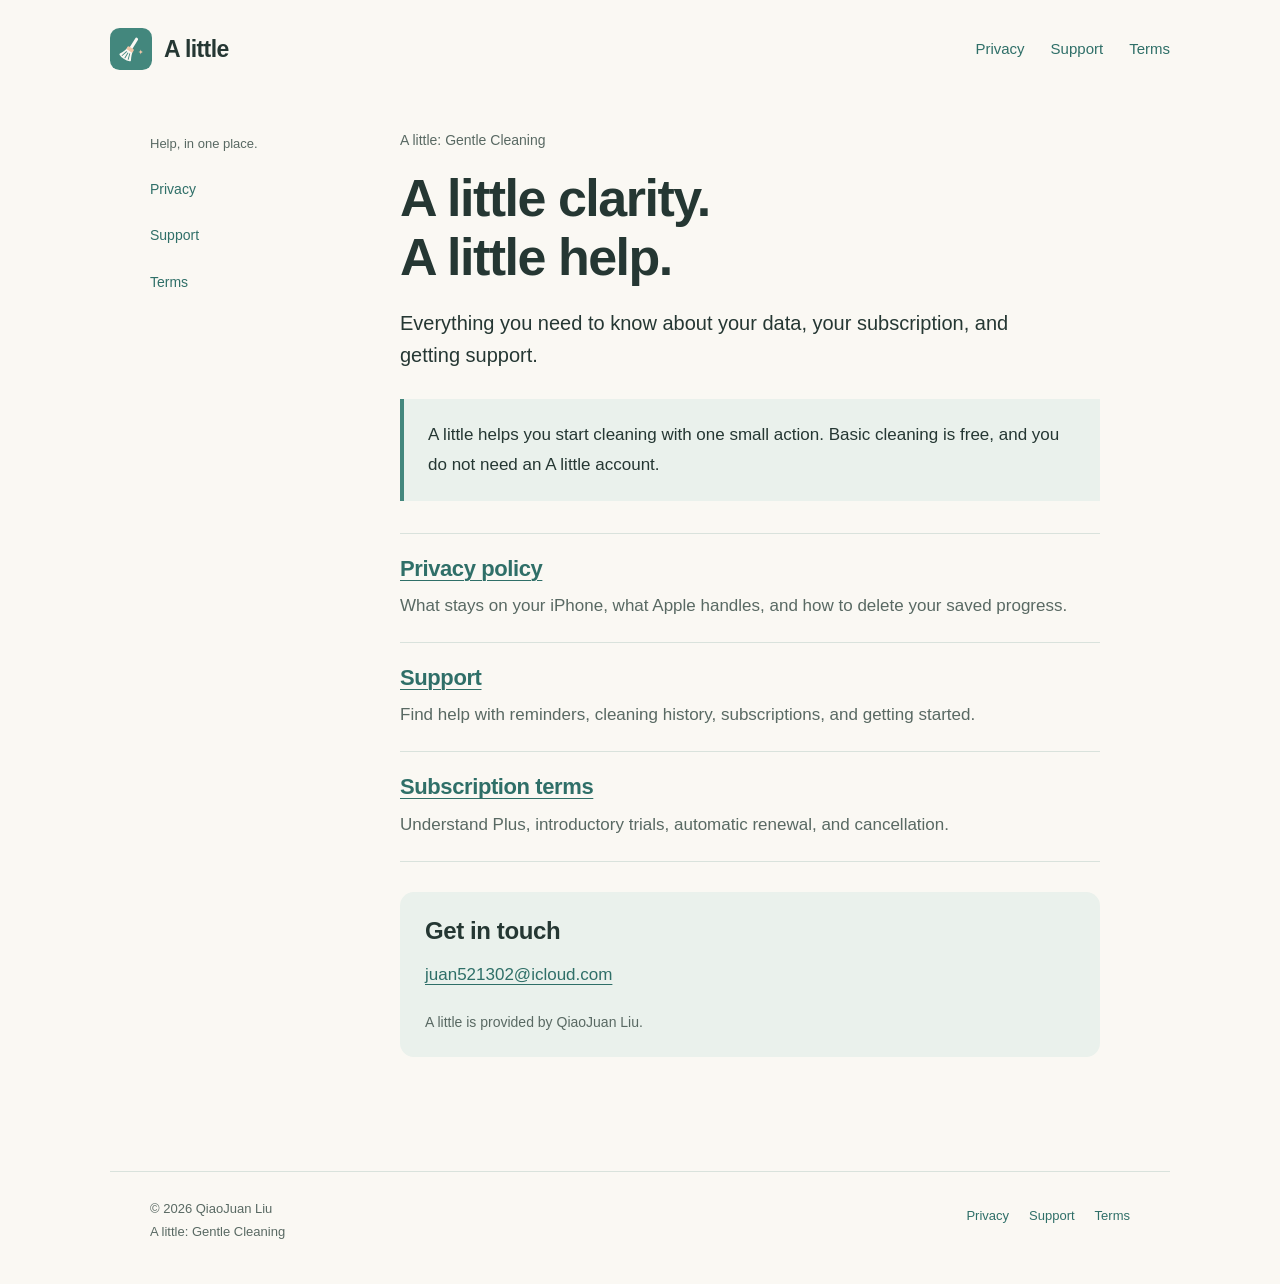
<file: index.html>
<!doctype html>
<html lang="en"><head><meta charset="utf-8"><meta name="viewport" content="width=device-width,initial-scale=1"><meta name="description" content="Privacy, support, and subscription information for A little: Gentle Cleaning."><meta name="referrer" content="no-referrer"><link rel="canonical" href="https://anmosrlend.github.io/alittle-support/"><title>Help & privacy — A little</title><link rel="icon" type="image/svg+xml" href="./assets/icon.svg"><link rel="stylesheet" href="./styles.css"></head>
<body><a class="skip" href="#main">Skip to content</a><header class="site-header"><a class="brand" href="./"><img src="./assets/icon.svg" alt="" width="42" height="42">A little</a><nav aria-label="Main navigation"><a href="./privacy/">Privacy</a><a href="./support/">Support</a><a href="./terms/">Terms</a></nav></header><div class="layout"><aside class="side"><p>Help, in one place.</p><nav aria-label="Help pages"><a href="./privacy/">Privacy</a><a href="./support/">Support</a><a href="./terms/">Terms</a></nav></aside><main id="main"><p class="eyebrow">A little: Gentle Cleaning</p>
<h1>A little clarity.<br>A little help.</h1>
<p class="lead">Everything you need to know about your data, your subscription, and getting support.</p>
<div class="summary"><p>A little helps you start cleaning with one small action. Basic cleaning is free, and you do not need an A little account.</p></div>
<div class="routes">
  <section class="route"><h2><a href="./privacy/">Privacy policy</a></h2><p>What stays on your iPhone, what Apple handles, and how to delete your saved progress.</p></section>
  <section class="route"><h2><a href="./support/">Support</a></h2><p>Find help with reminders, cleaning history, subscriptions, and getting started.</p></section>
  <section class="route"><h2><a href="./terms/">Subscription terms</a></h2><p>Understand Plus, introductory trials, automatic renewal, and cancellation.</p></section>
</div>
<div class="contact"><h2>Get in touch</h2><p><a href="mailto:juan521302@icloud.com">juan521302@icloud.com</a></p><p class="small">A little is provided by QiaoJuan Liu.</p></div>
</main></div><footer class="site-footer"><p>© 2026 QiaoJuan Liu<br>A little: Gentle Cleaning</p><nav aria-label="Footer navigation"><a href="./privacy/">Privacy</a><a href="./support/">Support</a><a href="./terms/">Terms</a></nav></footer></body></html>
</file>
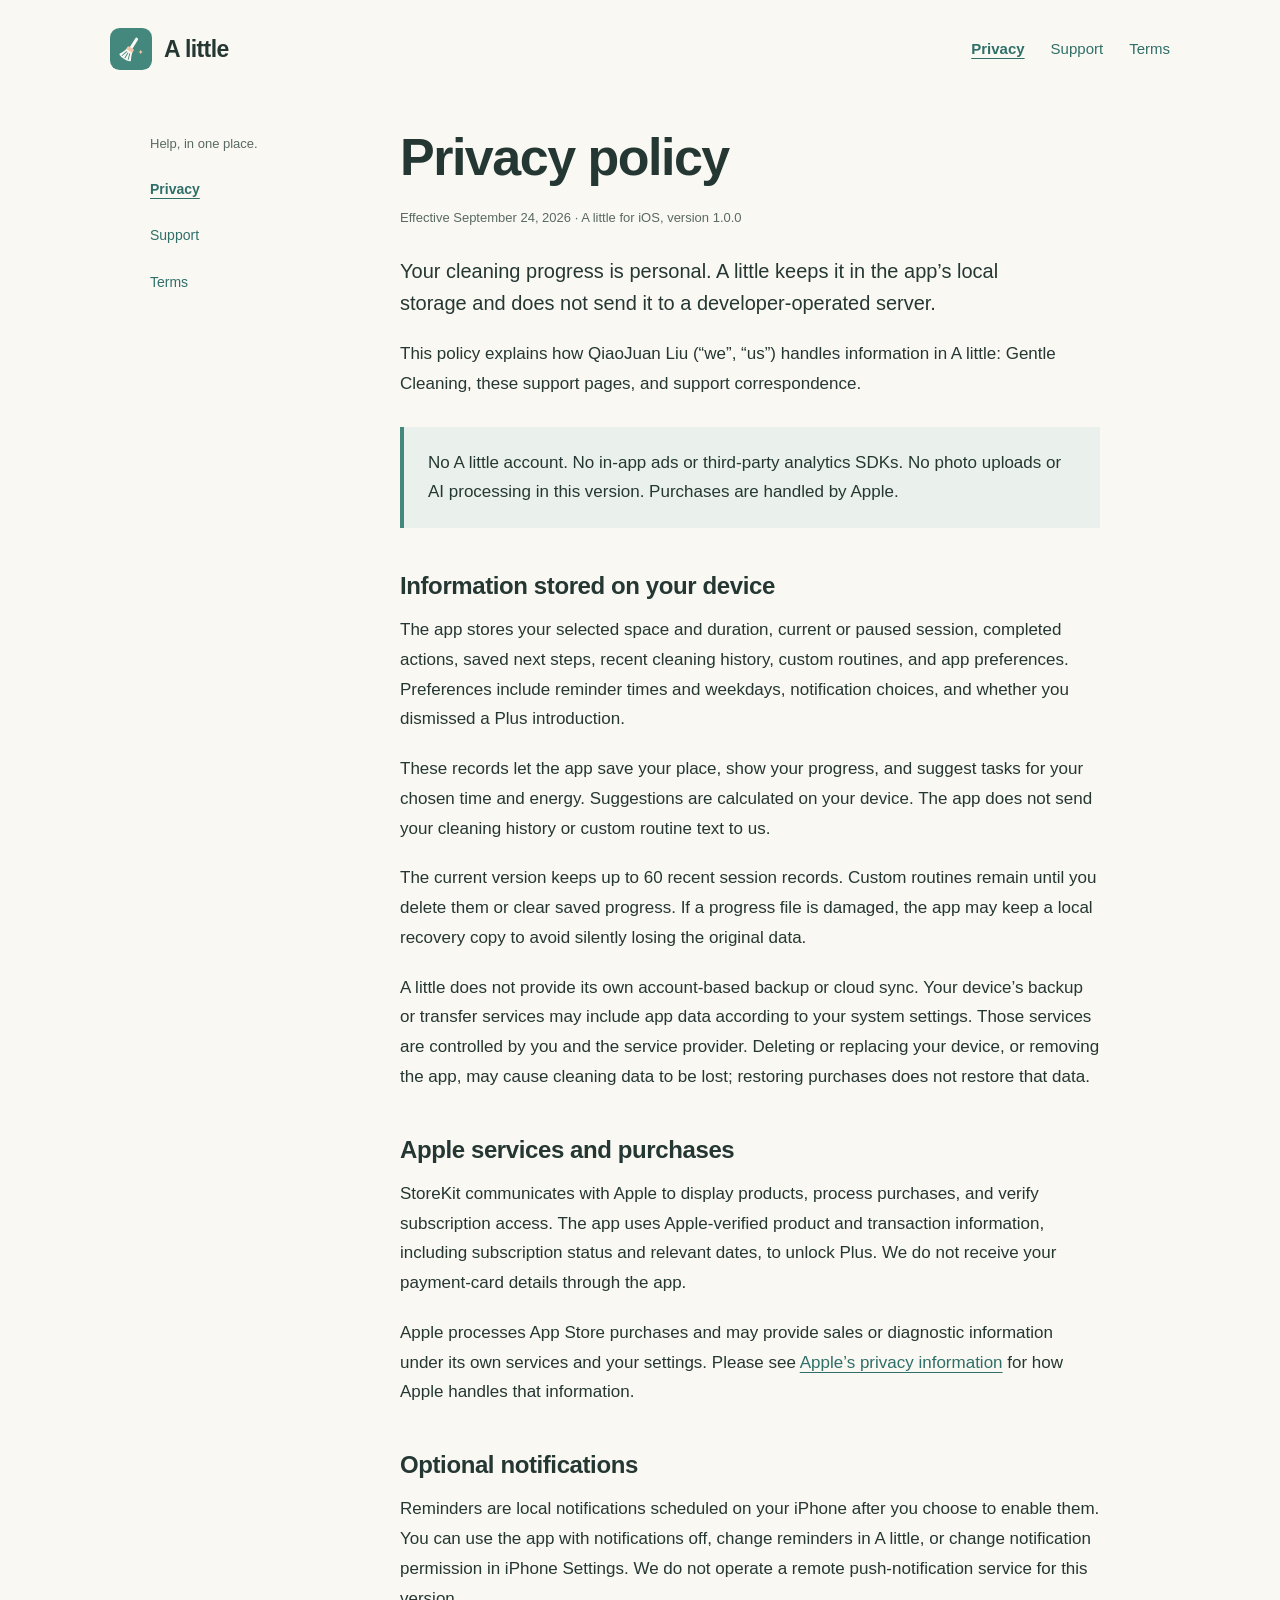
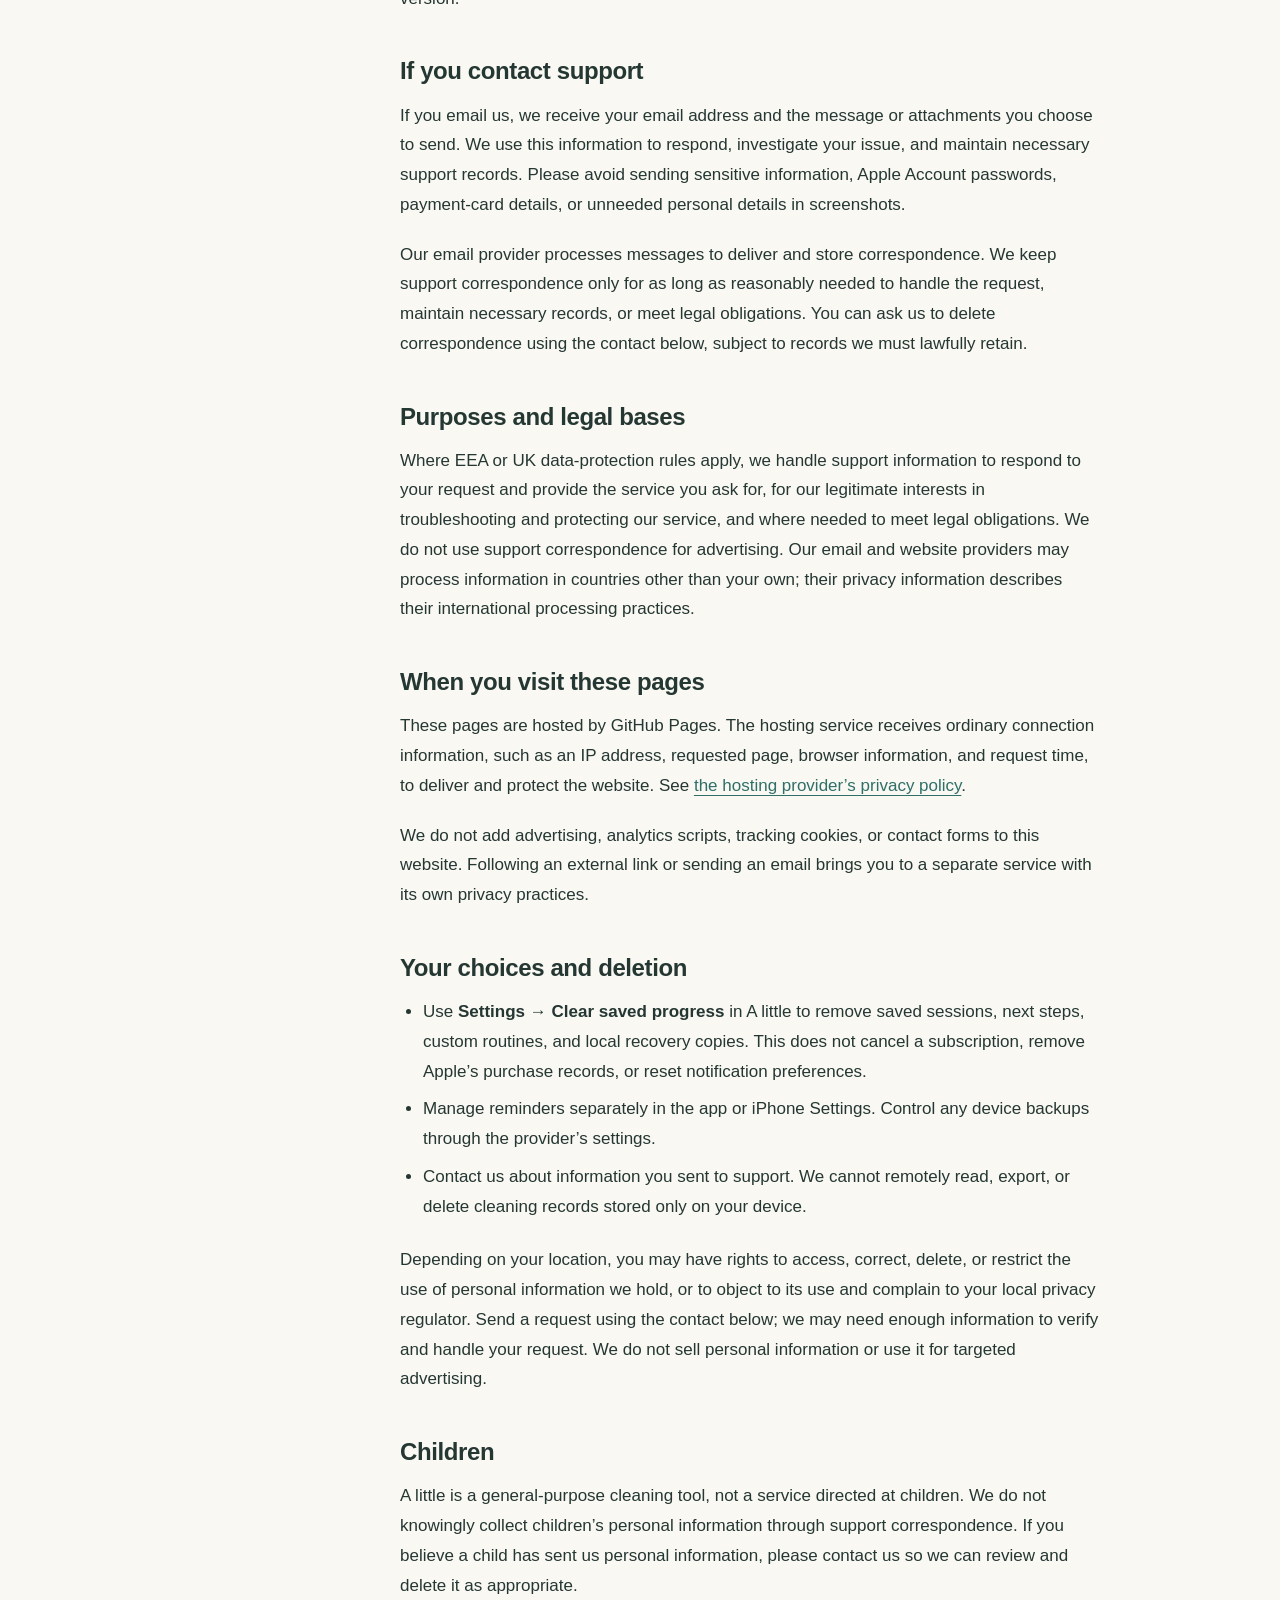
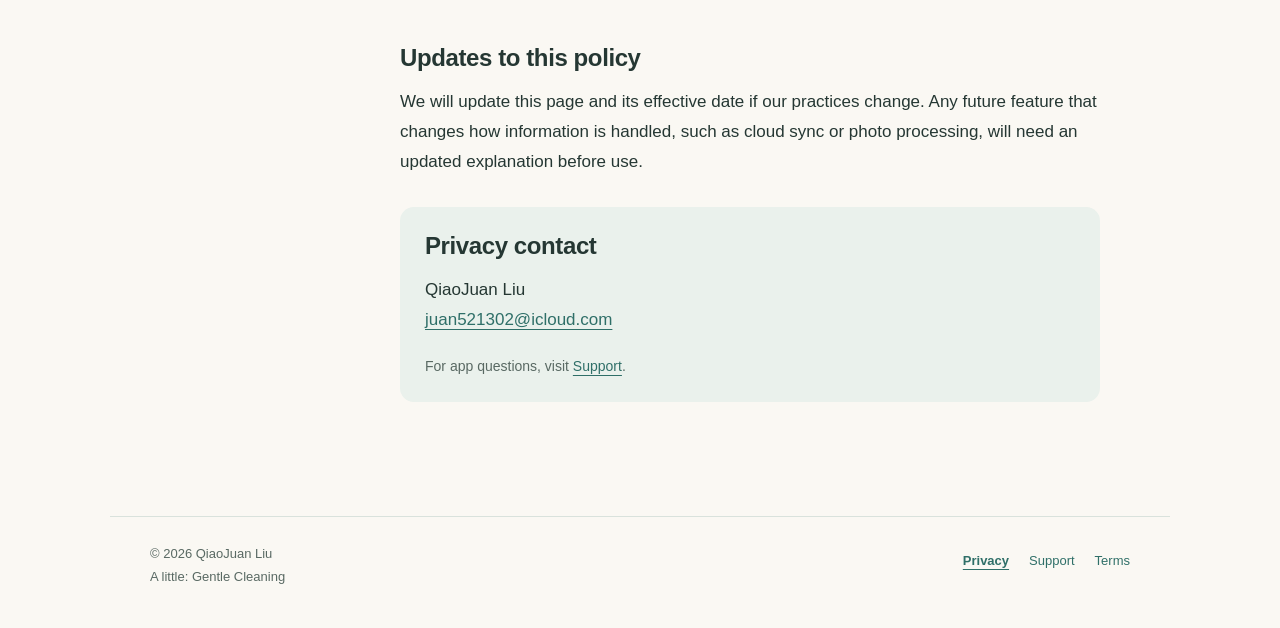
<file: privacy/index.html>
<!doctype html>
<html lang="en"><head><meta charset="utf-8"><meta name="viewport" content="width=device-width,initial-scale=1"><meta name="description" content="Learn how A little handles local cleaning data, purchases, support emails, and website visits."><meta name="referrer" content="no-referrer"><link rel="canonical" href="https://anmosrlend.github.io/alittle-support/privacy/"><title>Privacy policy — A little</title><link rel="icon" type="image/svg+xml" href="../assets/icon.svg"><link rel="stylesheet" href="../styles.css"></head>
<body><a class="skip" href="#main">Skip to content</a><header class="site-header"><a class="brand" href="../"><img src="../assets/icon.svg" alt="" width="42" height="42">A little</a><nav aria-label="Main navigation"><a href="../privacy/" aria-current="page">Privacy</a><a href="../support/">Support</a><a href="../terms/">Terms</a></nav></header><div class="layout"><aside class="side"><p>Help, in one place.</p><nav aria-label="Help pages"><a href="../privacy/" aria-current="page">Privacy</a><a href="../support/">Support</a><a href="../terms/">Terms</a></nav></aside><main id="main"><h1>Privacy policy</h1>
<p class="meta">Effective September 24, 2026 · A little for iOS, version 1.0.0</p>
<p class="lead">Your cleaning progress is personal. A little keeps it in the app’s local storage and does not send it to a developer-operated server.</p>
<p>This policy explains how QiaoJuan Liu (“we”, “us”) handles information in A little: Gentle Cleaning, these support pages, and support correspondence.</p>
<div class="summary"><p>No A little account. No in-app ads or third-party analytics SDKs. No photo uploads or AI processing in this version. Purchases are handled by Apple.</p></div>
<section id="local-data"><h2>Information stored on your device</h2>
<p>The app stores your selected space and duration, current or paused session, completed actions, saved next steps, recent cleaning history, custom routines, and app preferences. Preferences include reminder times and weekdays, notification choices, and whether you dismissed a Plus introduction.</p>
<p>These records let the app save your place, show your progress, and suggest tasks for your chosen time and energy. Suggestions are calculated on your device. The app does not send your cleaning history or custom routine text to us.</p>
<p>The current version keeps up to 60 recent session records. Custom routines remain until you delete them or clear saved progress. If a progress file is damaged, the app may keep a local recovery copy to avoid silently losing the original data.</p>
<p>A little does not provide its own account-based backup or cloud sync. Your device’s backup or transfer services may include app data according to your system settings. Those services are controlled by you and the service provider. Deleting or replacing your device, or removing the app, may cause cleaning data to be lost; restoring purchases does not restore that data.</p></section>
<section id="apple"><h2>Apple services and purchases</h2>
<p>StoreKit communicates with Apple to display products, process purchases, and verify subscription access. The app uses Apple-verified product and transaction information, including subscription status and relevant dates, to unlock Plus. We do not receive your payment-card details through the app.</p>
<p>Apple processes App Store purchases and may provide sales or diagnostic information under its own services and your settings. Please see <a href="https://www.apple.com/legal/privacy/">Apple’s privacy information</a> for how Apple handles that information.</p></section>
<section id="reminders"><h2>Optional notifications</h2>
<p>Reminders are local notifications scheduled on your iPhone after you choose to enable them. You can use the app with notifications off, change reminders in A little, or change notification permission in iPhone Settings. We do not operate a remote push-notification service for this version.</p></section>
<section id="contact-data"><h2>If you contact support</h2>
<p>If you email us, we receive your email address and the message or attachments you choose to send. We use this information to respond, investigate your issue, and maintain necessary support records. Please avoid sending sensitive information, Apple Account passwords, payment-card details, or unneeded personal details in screenshots.</p>
<p>Our email provider processes messages to deliver and store correspondence. We keep support correspondence only for as long as reasonably needed to handle the request, maintain necessary records, or meet legal obligations. You can ask us to delete correspondence using the contact below, subject to records we must lawfully retain.</p></section>
<section id="basis"><h2>Purposes and legal bases</h2><p>Where EEA or UK data-protection rules apply, we handle support information to respond to your request and provide the service you ask for, for our legitimate interests in troubleshooting and protecting our service, and where needed to meet legal obligations. We do not use support correspondence for advertising. Our email and website providers may process information in countries other than your own; their privacy information describes their international processing practices.</p></section>
<section id="website"><h2>When you visit these pages</h2>
<p>These pages are hosted by GitHub Pages. The hosting service receives ordinary connection information, such as an IP address, requested page, browser information, and request time, to deliver and protect the website. See <a href="https://docs.github.com/en/site-policy/privacy-policies/github-general-privacy-statement">the hosting provider’s privacy policy</a>.</p>
<p>We do not add advertising, analytics scripts, tracking cookies, or contact forms to this website. Following an external link or sending an email brings you to a separate service with its own privacy practices.</p></section>
<section id="choices"><h2>Your choices and deletion</h2>
<ul><li>Use <strong>Settings → Clear saved progress</strong> in A little to remove saved sessions, next steps, custom routines, and local recovery copies. This does not cancel a subscription, remove Apple’s purchase records, or reset notification preferences.</li><li>Manage reminders separately in the app or iPhone Settings. Control any device backups through the provider’s settings.</li><li>Contact us about information you sent to support. We cannot remotely read, export, or delete cleaning records stored only on your device.</li></ul>
<p>Depending on your location, you may have rights to access, correct, delete, or restrict the use of personal information we hold, or to object to its use and complain to your local privacy regulator. Send a request using the contact below; we may need enough information to verify and handle your request. We do not sell personal information or use it for targeted advertising.</p></section>
<section id="children"><h2>Children</h2><p>A little is a general-purpose cleaning tool, not a service directed at children. We do not knowingly collect children’s personal information through support correspondence. If you believe a child has sent us personal information, please contact us so we can review and delete it as appropriate.</p></section>
<section id="changes"><h2>Updates to this policy</h2><p>We will update this page and its effective date if our practices change. Any future feature that changes how information is handled, such as cloud sync or photo processing, will need an updated explanation before use.</p></section>
<div class="contact"><h2>Privacy contact</h2><p>QiaoJuan Liu<br><a href="mailto:juan521302@icloud.com">juan521302@icloud.com</a></p><p class="small">For app questions, visit <a href="../support/">Support</a>.</p></div>
</main></div><footer class="site-footer"><p>© 2026 QiaoJuan Liu<br>A little: Gentle Cleaning</p><nav aria-label="Footer navigation"><a href="../privacy/" aria-current="page">Privacy</a><a href="../support/">Support</a><a href="../terms/">Terms</a></nav></footer></body></html>
</file>
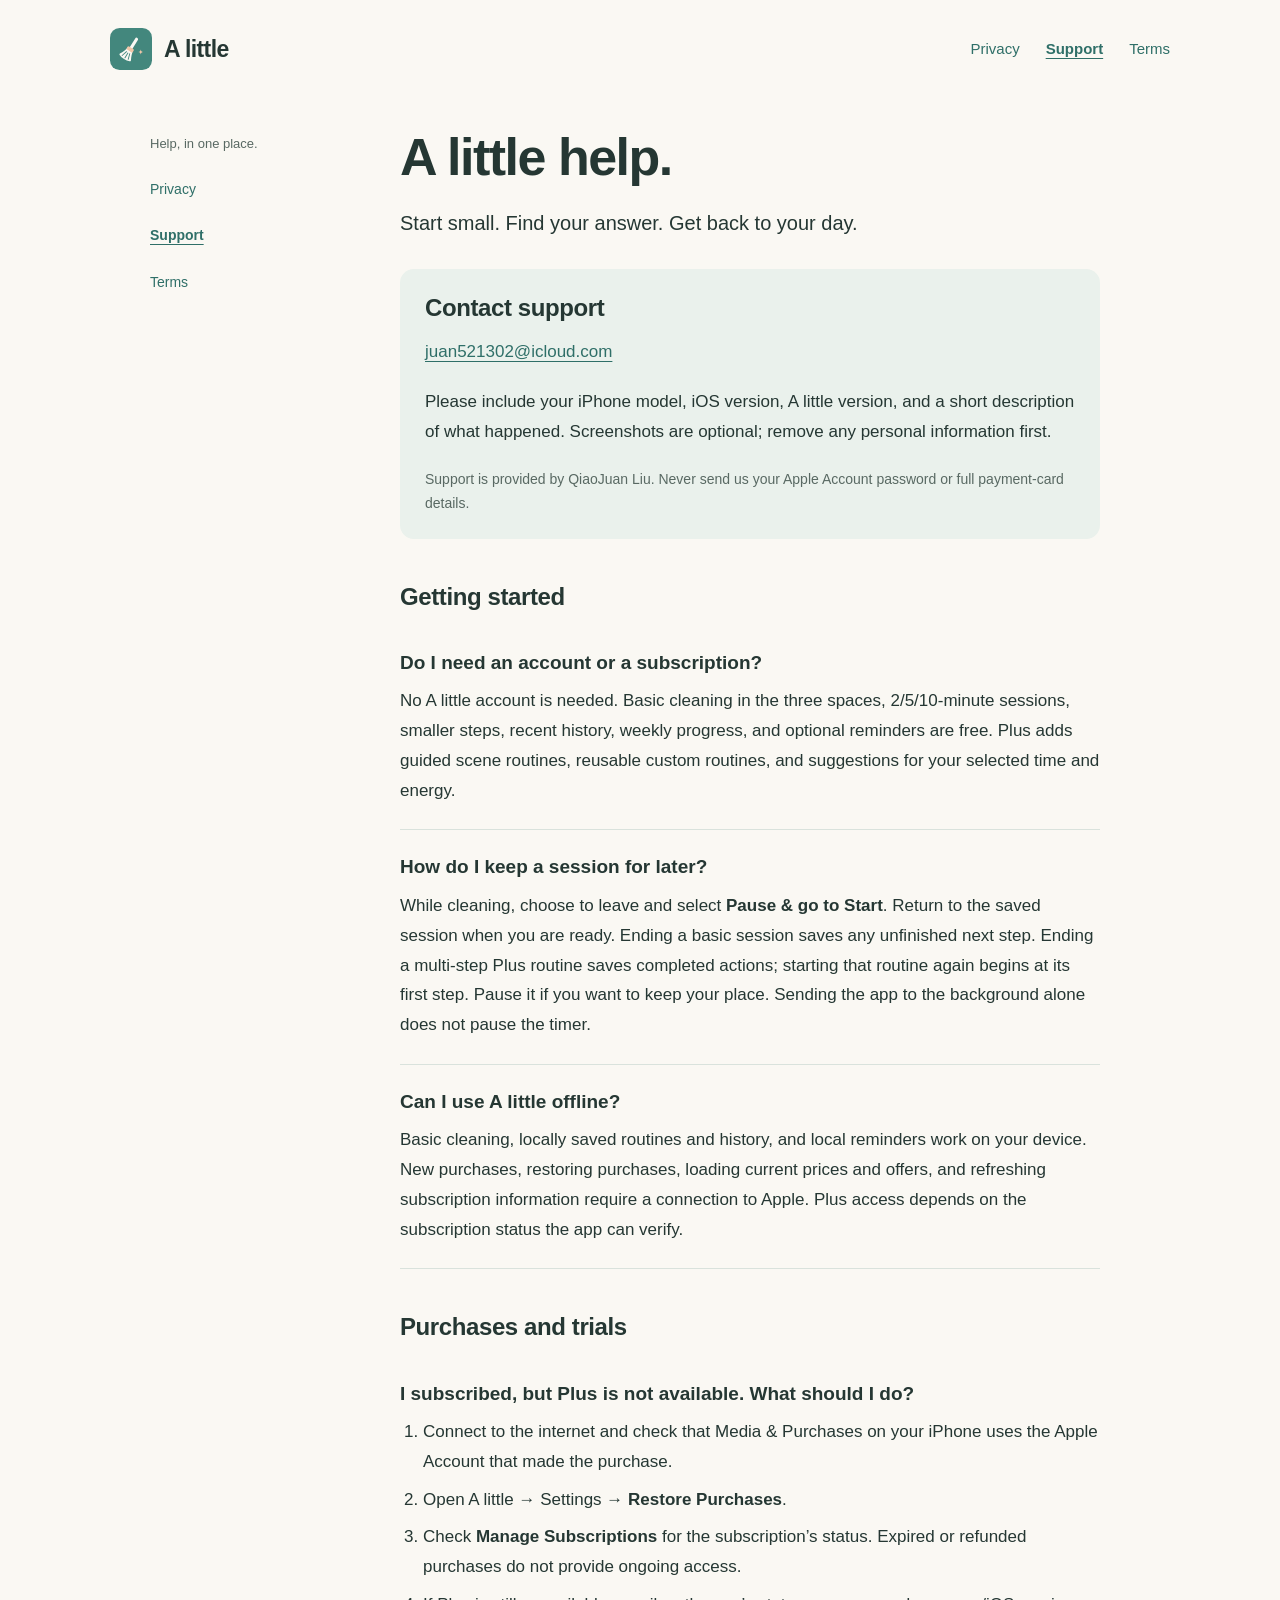
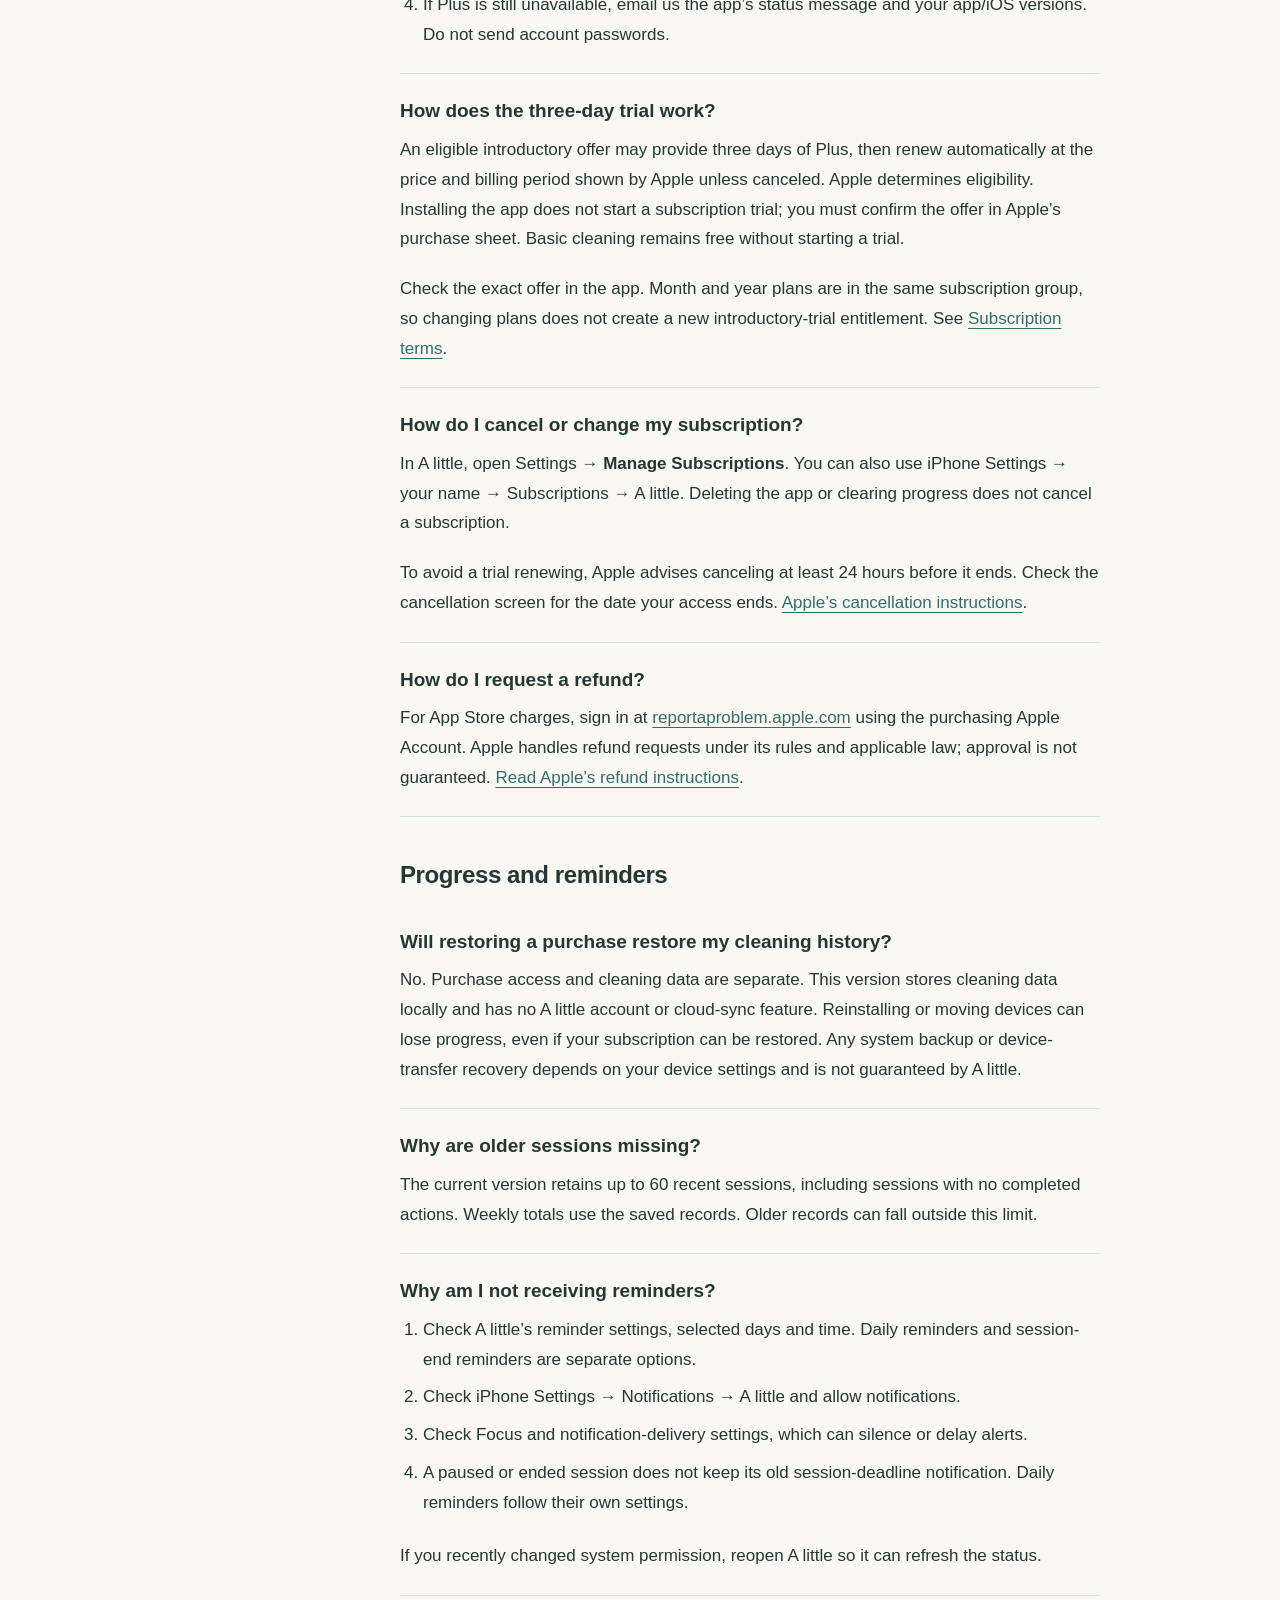
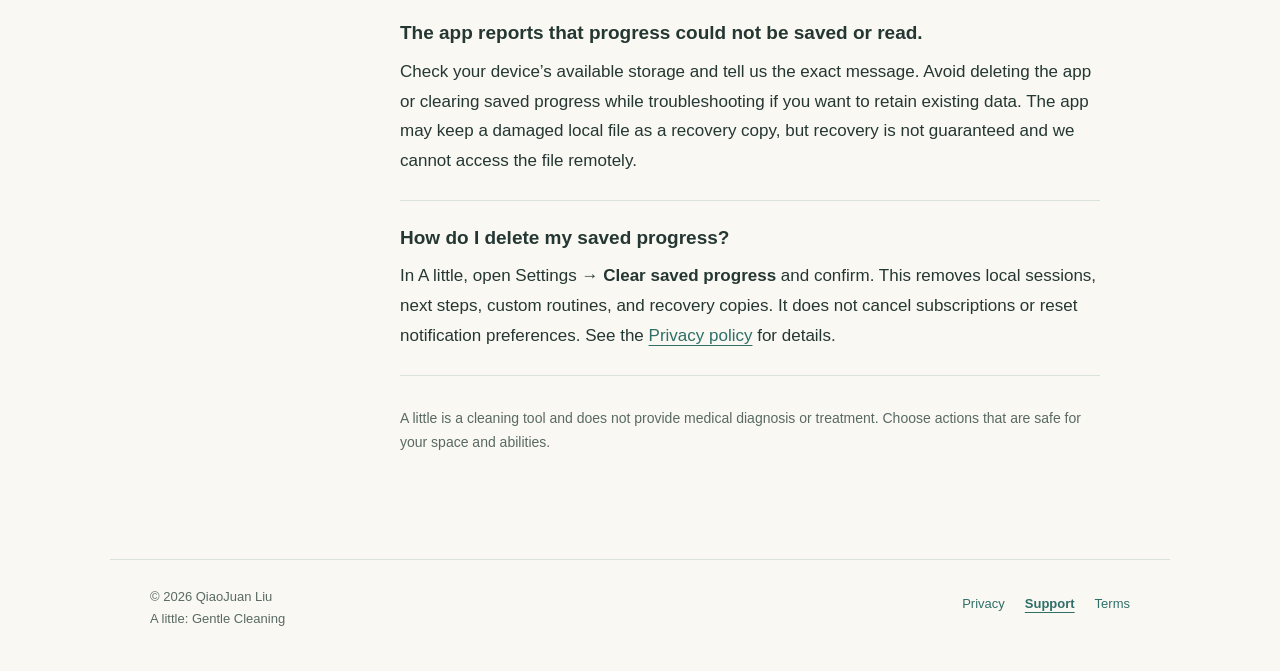
<file: support/index.html>
<!doctype html>
<html lang="en"><head><meta charset="utf-8"><meta name="viewport" content="width=device-width,initial-scale=1"><meta name="description" content="Get help with A little reminders, subscriptions, restoring purchases, and saved cleaning progress."><meta name="referrer" content="no-referrer"><link rel="canonical" href="https://anmosrlend.github.io/alittle-support/support/"><title>Support — A little</title><link rel="icon" type="image/svg+xml" href="../assets/icon.svg"><link rel="stylesheet" href="../styles.css"></head>
<body><a class="skip" href="#main">Skip to content</a><header class="site-header"><a class="brand" href="../"><img src="../assets/icon.svg" alt="" width="42" height="42">A little</a><nav aria-label="Main navigation"><a href="../privacy/">Privacy</a><a href="../support/" aria-current="page">Support</a><a href="../terms/">Terms</a></nav></header><div class="layout"><aside class="side"><p>Help, in one place.</p><nav aria-label="Help pages"><a href="../privacy/">Privacy</a><a href="../support/" aria-current="page">Support</a><a href="../terms/">Terms</a></nav></aside><main id="main"><h1>A little help.</h1>
<p class="lead">Start small. Find your answer. Get back to your day.</p>
<div class="contact"><h2>Contact support</h2><p><a href="mailto:juan521302@icloud.com">juan521302@icloud.com</a></p><p>Please include your iPhone model, iOS version, A little version, and a short description of what happened. Screenshots are optional; remove any personal information first.</p><p class="small">Support is provided by QiaoJuan Liu. Never send us your Apple Account password or full payment-card details.</p></div>
<h2>Getting started</h2>
<section class="faq"><h3>Do I need an account or a subscription?</h3><p>No A little account is needed. Basic cleaning in the three spaces, 2/5/10-minute sessions, smaller steps, recent history, weekly progress, and optional reminders are free. Plus adds guided scene routines, reusable custom routines, and suggestions for your selected time and energy.</p></section>
<section class="faq"><h3>How do I keep a session for later?</h3><p>While cleaning, choose to leave and select <strong>Pause &amp; go to Start</strong>. Return to the saved session when you are ready. Ending a basic session saves any unfinished next step. Ending a multi-step Plus routine saves completed actions; starting that routine again begins at its first step. Pause it if you want to keep your place. Sending the app to the background alone does not pause the timer.</p></section>
<section class="faq"><h3>Can I use A little offline?</h3><p>Basic cleaning, locally saved routines and history, and local reminders work on your device. New purchases, restoring purchases, loading current prices and offers, and refreshing subscription information require a connection to Apple. Plus access depends on the subscription status the app can verify.</p></section>
<h2>Purchases and trials</h2>
<section class="faq" id="restore"><h3>I subscribed, but Plus is not available. What should I do?</h3><ol><li>Connect to the internet and check that Media &amp; Purchases on your iPhone uses the Apple Account that made the purchase.</li><li>Open A little → Settings → <strong>Restore Purchases</strong>.</li><li>Check <strong>Manage Subscriptions</strong> for the subscription’s status. Expired or refunded purchases do not provide ongoing access.</li><li>If Plus is still unavailable, email us the app’s status message and your app/iOS versions. Do not send account passwords.</li></ol></section>
<section class="faq"><h3>How does the three-day trial work?</h3><p>An eligible introductory offer may provide three days of Plus, then renew automatically at the price and billing period shown by Apple unless canceled. Apple determines eligibility. Installing the app does not start a subscription trial; you must confirm the offer in Apple’s purchase sheet. Basic cleaning remains free without starting a trial.</p><p>Check the exact offer in the app. Month and year plans are in the same subscription group, so changing plans does not create a new introductory-trial entitlement. See <a href="../terms/">Subscription terms</a>.</p></section>
<section class="faq" id="cancel"><h3>How do I cancel or change my subscription?</h3><p>In A little, open Settings → <strong>Manage Subscriptions</strong>. You can also use iPhone Settings → your name → Subscriptions → A little. Deleting the app or clearing progress does not cancel a subscription.</p><p>To avoid a trial renewing, Apple advises canceling at least 24 hours before it ends. Check the cancellation screen for the date your access ends. <a href="https://support.apple.com/en-us/118428">Apple’s cancellation instructions</a>.</p></section>
<section class="faq" id="refund"><h3>How do I request a refund?</h3><p>For App Store charges, sign in at <a href="https://reportaproblem.apple.com/">reportaproblem.apple.com</a> using the purchasing Apple Account. Apple handles refund requests under its rules and applicable law; approval is not guaranteed. <a href="https://support.apple.com/en-us/118223">Read Apple’s refund instructions</a>.</p></section>
<h2>Progress and reminders</h2>
<section class="faq"><h3>Will restoring a purchase restore my cleaning history?</h3><p>No. Purchase access and cleaning data are separate. This version stores cleaning data locally and has no A little account or cloud-sync feature. Reinstalling or moving devices can lose progress, even if your subscription can be restored. Any system backup or device-transfer recovery depends on your device settings and is not guaranteed by A little.</p></section>
<section class="faq"><h3>Why are older sessions missing?</h3><p>The current version retains up to 60 recent sessions, including sessions with no completed actions. Weekly totals use the saved records. Older records can fall outside this limit.</p></section>
<section class="faq"><h3>Why am I not receiving reminders?</h3><ol><li>Check A little’s reminder settings, selected days and time. Daily reminders and session-end reminders are separate options.</li><li>Check iPhone Settings → Notifications → A little and allow notifications.</li><li>Check Focus and notification-delivery settings, which can silence or delay alerts.</li><li>A paused or ended session does not keep its old session-deadline notification. Daily reminders follow their own settings.</li></ol><p>If you recently changed system permission, reopen A little so it can refresh the status.</p></section>
<section class="faq"><h3>The app reports that progress could not be saved or read.</h3><p>Check your device’s available storage and tell us the exact message. Avoid deleting the app or clearing saved progress while troubleshooting if you want to retain existing data. The app may keep a damaged local file as a recovery copy, but recovery is not guaranteed and we cannot access the file remotely.</p></section>
<section class="faq"><h3>How do I delete my saved progress?</h3><p>In A little, open Settings → <strong>Clear saved progress</strong> and confirm. This removes local sessions, next steps, custom routines, and recovery copies. It does not cancel subscriptions or reset notification preferences. See the <a href="../privacy/">Privacy policy</a> for details.</p></section>
<p class="small apple-link">A little is a cleaning tool and does not provide medical diagnosis or treatment. Choose actions that are safe for your space and abilities.</p>
</main></div><footer class="site-footer"><p>© 2026 QiaoJuan Liu<br>A little: Gentle Cleaning</p><nav aria-label="Footer navigation"><a href="../privacy/">Privacy</a><a href="../support/" aria-current="page">Support</a><a href="../terms/">Terms</a></nav></footer></body></html>
</file>
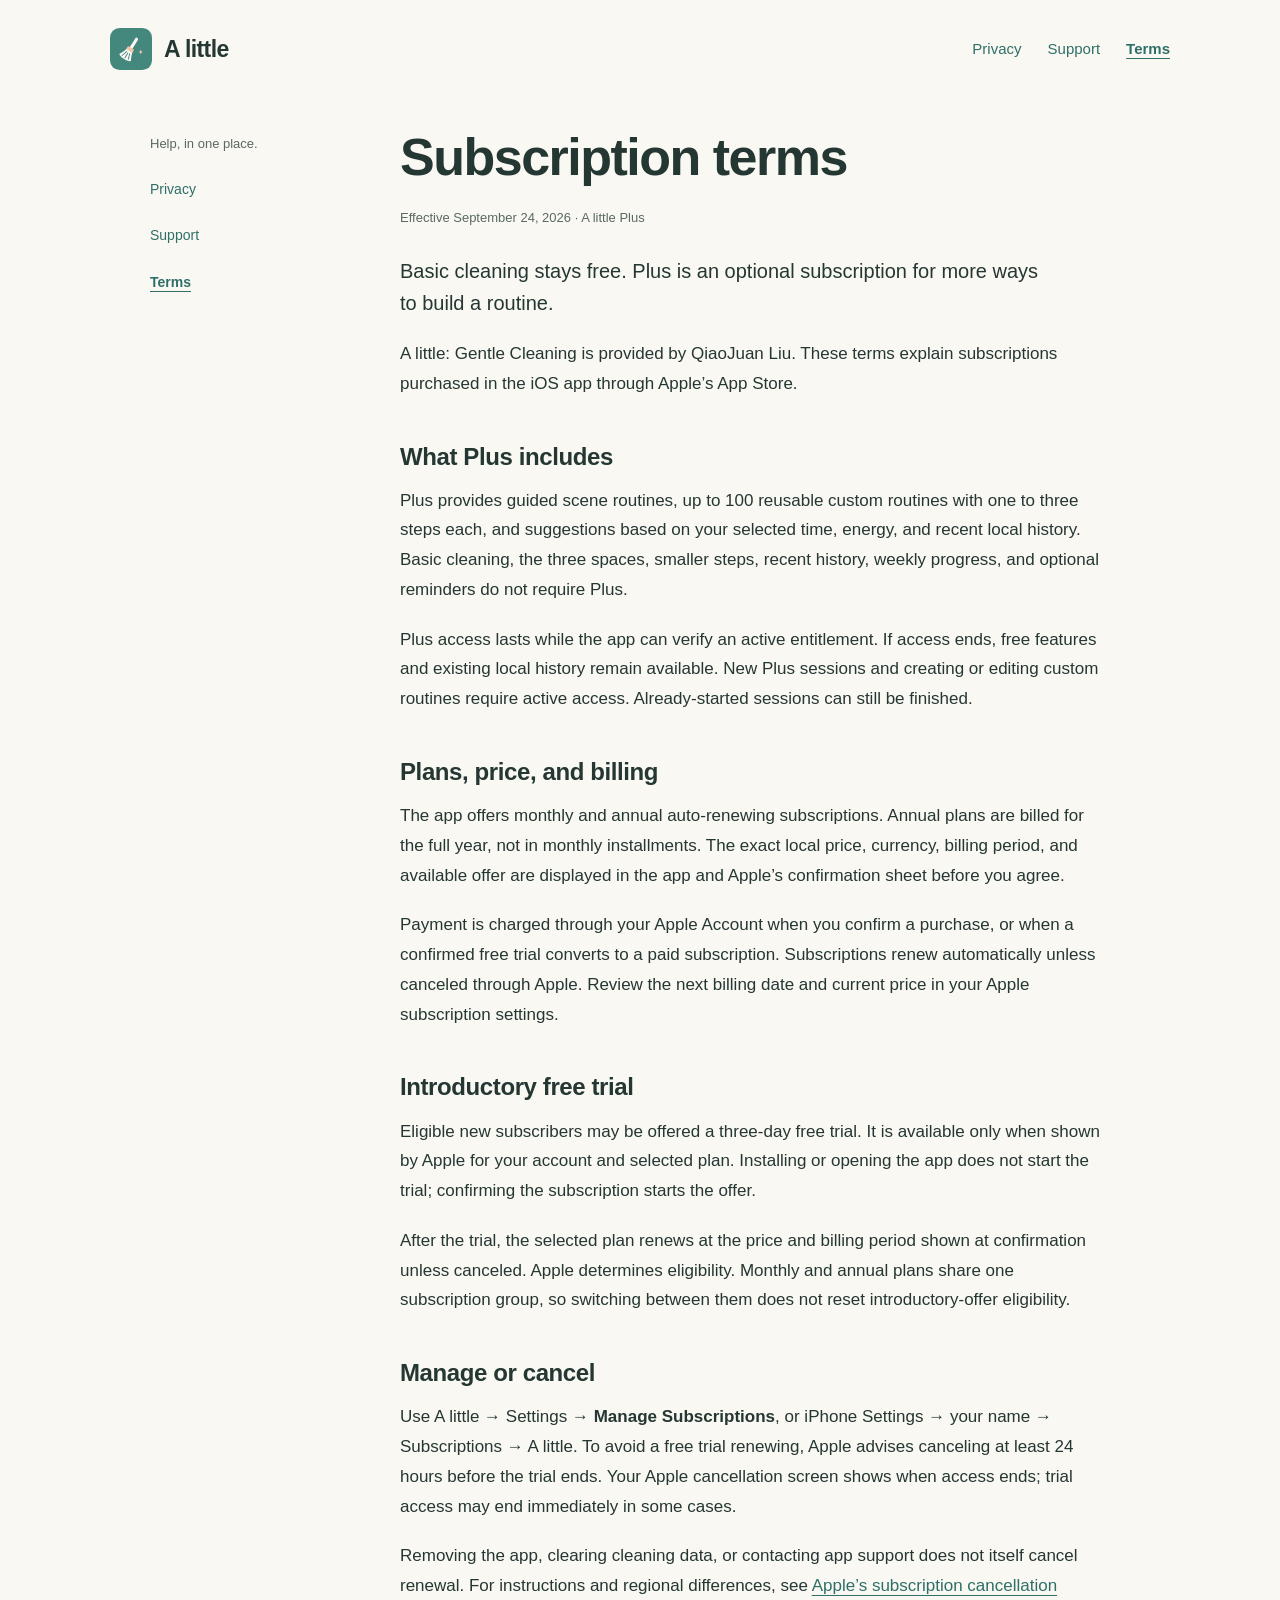
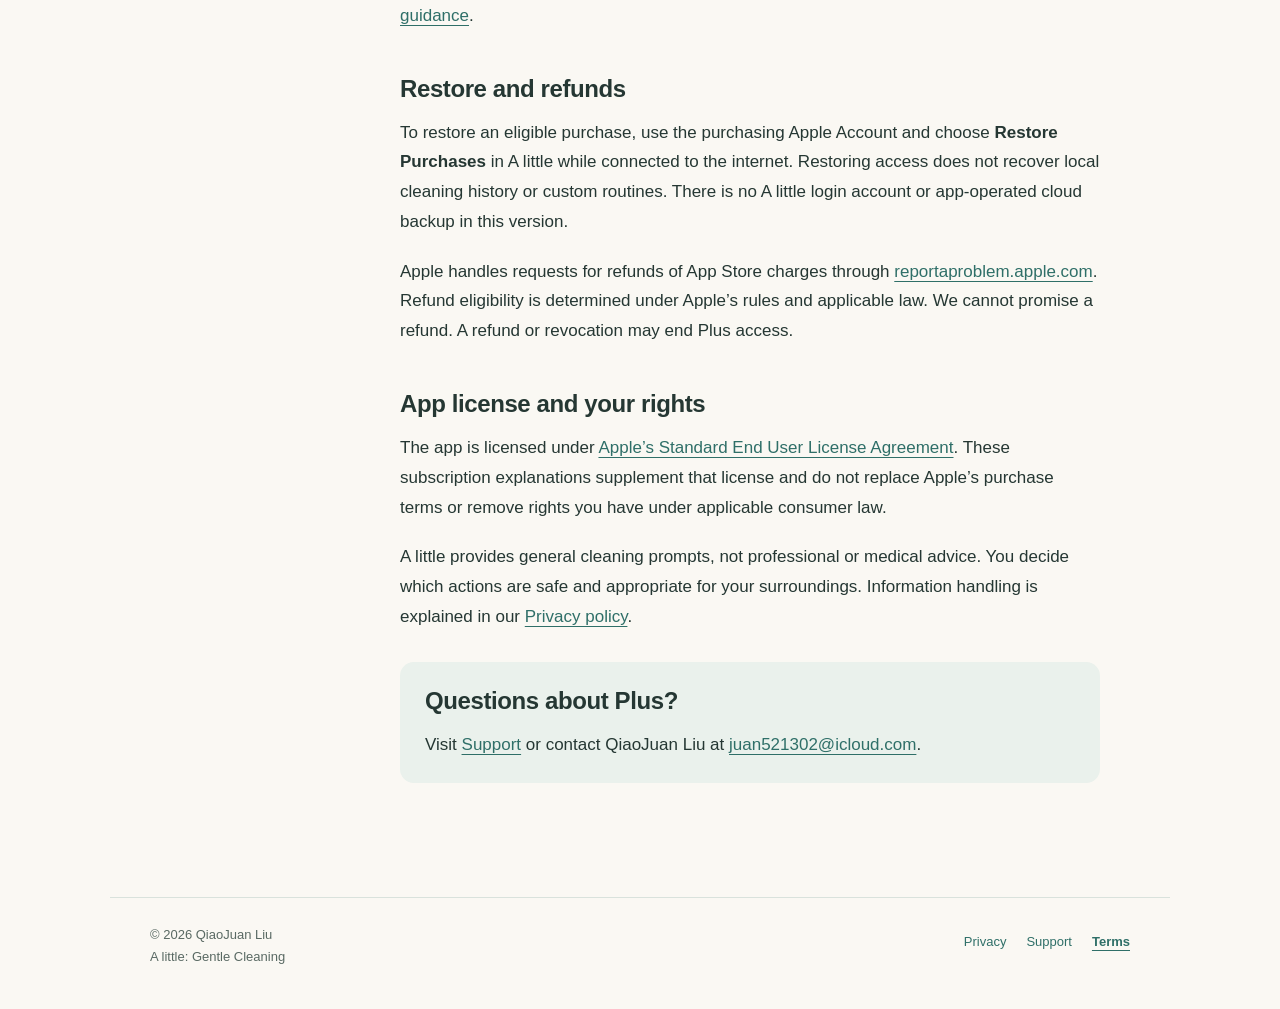
<file: terms/index.html>
<!doctype html>
<html lang="en"><head><meta charset="utf-8"><meta name="viewport" content="width=device-width,initial-scale=1"><meta name="description" content="Understand A little Plus plans, trial eligibility, automatic renewal, cancellation, and restoration."><meta name="referrer" content="no-referrer"><link rel="canonical" href="https://anmosrlend.github.io/alittle-support/terms/"><title>Subscription terms — A little</title><link rel="icon" type="image/svg+xml" href="../assets/icon.svg"><link rel="stylesheet" href="../styles.css"></head>
<body><a class="skip" href="#main">Skip to content</a><header class="site-header"><a class="brand" href="../"><img src="../assets/icon.svg" alt="" width="42" height="42">A little</a><nav aria-label="Main navigation"><a href="../privacy/">Privacy</a><a href="../support/">Support</a><a href="../terms/" aria-current="page">Terms</a></nav></header><div class="layout"><aside class="side"><p>Help, in one place.</p><nav aria-label="Help pages"><a href="../privacy/">Privacy</a><a href="../support/">Support</a><a href="../terms/" aria-current="page">Terms</a></nav></aside><main id="main"><h1>Subscription terms</h1>
<p class="meta">Effective September 24, 2026 · A little Plus</p>
<p class="lead">Basic cleaning stays free. Plus is an optional subscription for more ways to build a routine.</p>
<p>A little: Gentle Cleaning is provided by QiaoJuan Liu. These terms explain subscriptions purchased in the iOS app through Apple’s App Store.</p>
<section id="included"><h2>What Plus includes</h2><p>Plus provides guided scene routines, up to 100 reusable custom routines with one to three steps each, and suggestions based on your selected time, energy, and recent local history. Basic cleaning, the three spaces, smaller steps, recent history, weekly progress, and optional reminders do not require Plus.</p><p>Plus access lasts while the app can verify an active entitlement. If access ends, free features and existing local history remain available. New Plus sessions and creating or editing custom routines require active access. Already-started sessions can still be finished.</p></section>
<section id="billing"><h2>Plans, price, and billing</h2><p>The app offers monthly and annual auto-renewing subscriptions. Annual plans are billed for the full year, not in monthly installments. The exact local price, currency, billing period, and available offer are displayed in the app and Apple’s confirmation sheet before you agree.</p><p>Payment is charged through your Apple Account when you confirm a purchase, or when a confirmed free trial converts to a paid subscription. Subscriptions renew automatically unless canceled through Apple. Review the next billing date and current price in your Apple subscription settings.</p></section>
<section id="trial"><h2>Introductory free trial</h2><p>Eligible new subscribers may be offered a three-day free trial. It is available only when shown by Apple for your account and selected plan. Installing or opening the app does not start the trial; confirming the subscription starts the offer.</p><p>After the trial, the selected plan renews at the price and billing period shown at confirmation unless canceled. Apple determines eligibility. Monthly and annual plans share one subscription group, so switching between them does not reset introductory-offer eligibility.</p></section>
<section id="cancel"><h2>Manage or cancel</h2><p>Use A little → Settings → <strong>Manage Subscriptions</strong>, or iPhone Settings → your name → Subscriptions → A little. To avoid a free trial renewing, Apple advises canceling at least 24 hours before the trial ends. Your Apple cancellation screen shows when access ends; trial access may end immediately in some cases.</p><p>Removing the app, clearing cleaning data, or contacting app support does not itself cancel renewal. For instructions and regional differences, see <a href="https://support.apple.com/en-us/118428">Apple’s subscription cancellation guidance</a>.</p></section>
<section id="restore"><h2>Restore and refunds</h2><p>To restore an eligible purchase, use the purchasing Apple Account and choose <strong>Restore Purchases</strong> in A little while connected to the internet. Restoring access does not recover local cleaning history or custom routines. There is no A little login account or app-operated cloud backup in this version.</p><p>Apple handles requests for refunds of App Store charges through <a href="https://reportaproblem.apple.com/">reportaproblem.apple.com</a>. Refund eligibility is determined under Apple’s rules and applicable law. We cannot promise a refund. A refund or revocation may end Plus access.</p></section>
<section id="license"><h2>App license and your rights</h2><p>The app is licensed under <a href="https://www.apple.com/legal/internet-services/itunes/dev/stdeula/">Apple’s Standard End User License Agreement</a>. These subscription explanations supplement that license and do not replace Apple’s purchase terms or remove rights you have under applicable consumer law.</p><p>A little provides general cleaning prompts, not professional or medical advice. You decide which actions are safe and appropriate for your surroundings. Information handling is explained in our <a href="../privacy/">Privacy policy</a>.</p></section>
<div class="contact"><h2>Questions about Plus?</h2><p>Visit <a href="../support/">Support</a> or contact QiaoJuan Liu at <a href="mailto:juan521302@icloud.com">juan521302@icloud.com</a>.</p></div>
</main></div><footer class="site-footer"><p>© 2026 QiaoJuan Liu<br>A little: Gentle Cleaning</p><nav aria-label="Footer navigation"><a href="../privacy/">Privacy</a><a href="../support/">Support</a><a href="../terms/" aria-current="page">Terms</a></nav></footer></body></html>
</file>
<file: styles.css>
:root{color-scheme:light;--paper:#faf8f3;--ink:#253733;--muted:#596963;--green:#2f6f68;--line:#d9e2dc;--wash:#eaf1ec;--apricot:#f1c6a8}
*{box-sizing:border-box}html{scroll-padding-top:24px}body{margin:0;background:var(--paper);color:var(--ink);font-family:-apple-system,BlinkMacSystemFont,"Segoe UI",sans-serif;font-size:17px;line-height:1.75;-webkit-text-size-adjust:100%}a{color:var(--green);text-underline-offset:4px;text-decoration-thickness:1px}a:hover{text-decoration-thickness:2px}a:focus-visible,summary:focus-visible{outline:3px solid var(--green);outline-offset:5px;border-radius:3px}img{display:block;max-width:100%}h1,h2,h3,p,ul,ol{margin-top:0}h1{font-size:clamp(34px,5vw,52px);font-weight:650;letter-spacing:-1.5px;line-height:1.14;margin-bottom:20px}h2{font-size:24px;letter-spacing:-.4px;line-height:1.3;margin-top:42px;margin-bottom:14px}h3{font-size:18px;line-height:1.4;margin-top:24px;margin-bottom:10px}p{margin-bottom:20px}ul,ol{padding-left:23px;margin-bottom:24px}li+li{margin-top:8px}.site-header{max-width:1140px;margin:auto;padding:28px 40px;display:flex;justify-content:space-between;align-items:center;gap:28px}.brand{display:flex;gap:12px;align-items:center;color:var(--ink);font-size:23px;letter-spacing:-.6px;font-weight:600;text-decoration:none}.brand img{width:42px;height:42px;border-radius:23%}nav{display:flex;gap:26px;flex-wrap:wrap}nav a{font-size:15px;text-decoration:none;padding:7px 0}nav [aria-current=page]{font-weight:650;text-decoration:underline}.skip{position:absolute;left:16px;top:-80px;background:var(--paper);padding:8px 14px;z-index:10}.skip:focus{top:12px}.layout{max-width:1060px;margin:30px auto 84px;padding:0 40px;display:grid;grid-template-columns:190px minmax(0,700px);gap:60px}.side{padding-top:5px}.side p{font-size:13px;color:var(--muted);margin-bottom:14px}.side nav{display:block}.side a{display:block;font-size:14px;margin-bottom:8px}.side a[aria-current=page]{font-weight:650}.lead{font-size:20px;line-height:1.6;max-width:640px}.meta{font-size:13px;color:var(--muted);margin-bottom:25px}.summary{border-left:4px solid #43877d;background:var(--wash);padding:21px 24px;margin:28px 0}.summary p:last-child{margin-bottom:0}.summary ul{margin-bottom:0}.small{font-size:14px;color:var(--muted)}.contact{padding:23px 25px;background:var(--wash);border-radius:14px;margin:30px 0}.contact h2{margin-top:0}.contact a{overflow-wrap:anywhere}.contact p:last-child{margin-bottom:0}.route{padding:21px 0;border-bottom:1px solid var(--line)}.route:first-child{border-top:1px solid var(--line)}.route h2{margin:0 0 8px;font-size:22px}.route p{margin:0;color:var(--muted)}.route a{font-weight:600}.routes{margin-top:32px}details{border-bottom:1px solid var(--line);padding:20px 0}details:first-of-type{border-top:1px solid var(--line)}summary{cursor:pointer;font-size:18px;font-weight:600;line-height:1.5;padding-right:8px}details[open] summary{margin-bottom:16px}details p:last-child{margin-bottom:0}.site-footer{max-width:1060px;margin:auto;border-top:1px solid var(--line);padding:26px 40px 40px;display:flex;justify-content:space-between;gap:20px;font-size:13px;color:var(--muted)}.site-footer p{margin:0}.site-footer nav{gap:20px}.site-footer a{font-size:13px}.draft{padding:12px 24px;background:#ffe8cb;color:#6b3c09;text-align:center;font-size:14px}.eyebrow{color:var(--muted);font-size:14px;margin-bottom:16px}.apple-link{margin-top:30px}code{font-size:.9em}section[id]{scroll-margin-top:24px}
.faq{padding:24px 0;border-bottom:1px solid var(--line)}.faq h3{margin-top:0;font-size:19px}.faq p:last-child,.faq ol:last-child{margin-bottom:0}
@media(max-width:760px){.site-header{padding:20px 24px;align-items:flex-start}.brand{font-size:21px}.site-header nav{gap:13px;justify-content:flex-end}.site-header nav a{font-size:13px}.layout{display:block;margin:24px auto 56px;padding:0 24px}.side{margin-bottom:28px;padding-bottom:20px;border-bottom:1px solid var(--line)}.side p{margin-bottom:8px}.side nav{display:flex;gap:8px 22px}.side a{margin:0;padding:4px 0}.lead{font-size:19px}.site-footer{padding:24px;display:block}.site-footer nav{margin-top:16px}h2{margin-top:34px}.summary{padding:18px 20px}}
@media(max-width:400px){.site-header{display:block}.site-header nav{margin-top:14px;justify-content:flex-start;gap:25px}h1{font-size:34px}}
@media print{body{background:white;font-size:11pt}.site-header nav,.side,.site-footer nav,.skip,.draft{display:none}.layout{display:block;padding:0;margin:20px 30px}.site-header{padding:10px 30px}.site-footer{padding:15px 30px}a{color:inherit}details{break-inside:avoid}}
</file>
